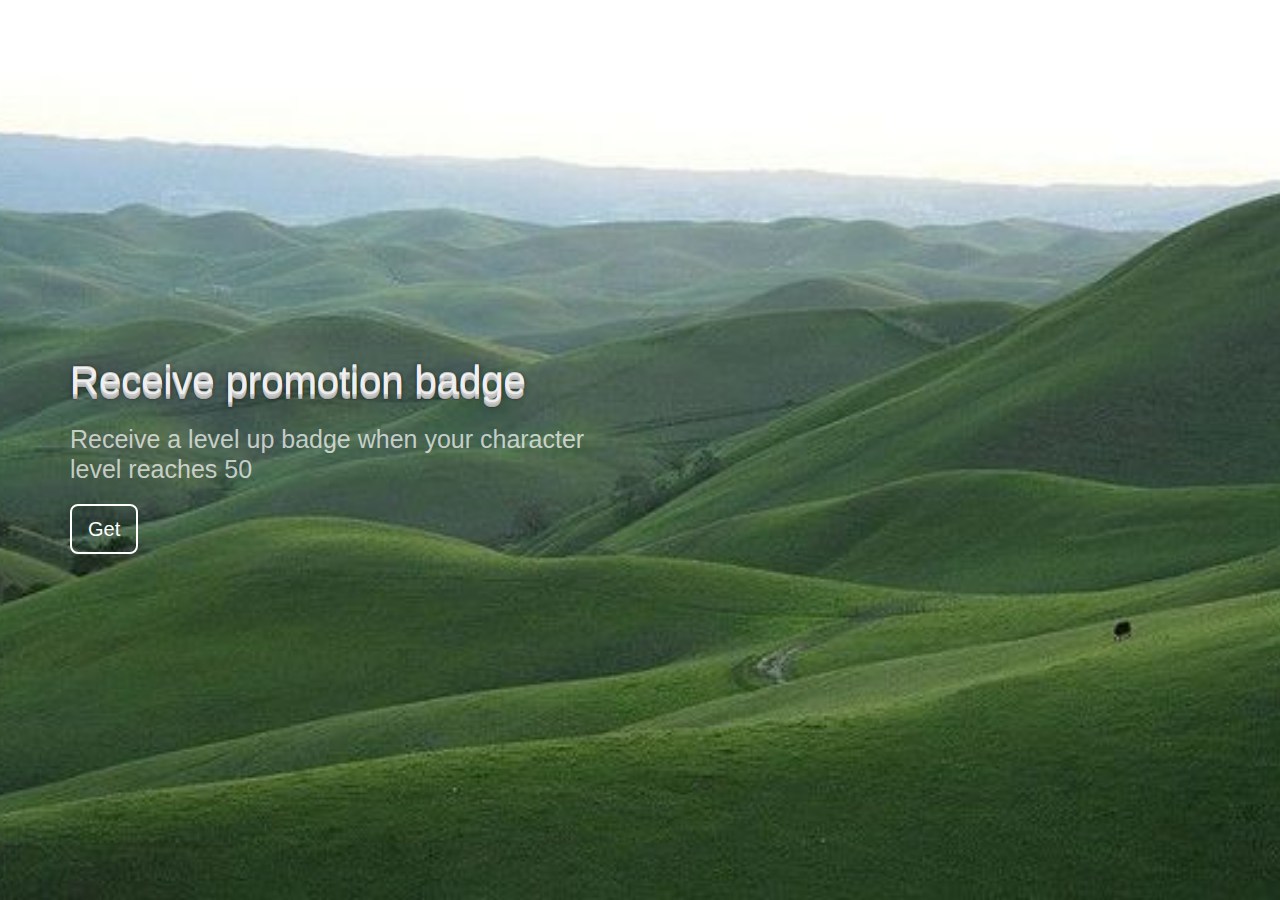
<file: event/event_level_terrarium/index.html>
<!doctype html>
<html lang="en">

<head>
    <meta charset="utf-8">
    <meta name="keywords" content="">
    <meta name="description" content="">
    <meta name="viewport" content="width=device-width, initial-scale=1.0, viewport-fit=cover">
    <meta name="robots" content="index, follow">
    <link rel="shortcut icon" type="image/png" href="favicon.png">

    <link rel="stylesheet" type="text/css" href="./css/bootstrap.min.css?6781">
    <link rel="stylesheet" type="text/css" href="style.css?4229">
    <link rel="stylesheet" type="text/css" href="./css/animate.min.css?4501">
    <link rel="stylesheet" type="text/css" href="./css/all.min.css">

    <title>Home</title>

</head>

<body>

    <!-- Main container -->
    <div class="page-container">

        <!-- bloc-0 -->
        <div class="bloc bloc-fill-screen bg-2c11594ea7d9c81df166b9f2dee6a372 d-bloc" id="bloc-0">
            <div class="container">
                <div class="row">
                    <div class="col-lg-6 align-self-center col-md-7 offset-md-5 offset-lg-0 text-lg-start">
                        <h1 class="mg-md text-center text-md-start threeD-t">
                            Receive promotion badge<br>
                        </h1>
                        <h3 class="mg-md float-none text-center text-md-start btn-resize-mode h3-style">
                            Receive a level up badge when your character level reaches 50<br>
                        </h3>
                        <div class="text-center d-block text-lg-start text-md-start">
                            <a class="btn btn-lg btn-wire">Get</a>
                        </div>
                    </div>
                </div>
            </div>
        </div>
        <!-- bloc-0 END -->
    </div>
    <!-- Main container END -->

    <!-- Additional JS -->
    <script src="./js/bootstrap.bundle.min.js?1629"></script>
    <script src="./js/blocs.min.js?6656"></script>
    <script src="./js/lazysizes.min.js" defer></script>

    <!-- Custom JS -->
    <script>
        // Đặt các hàm JavaScript ở đây
        function getQueryParams() {
            const params = new URLSearchParams(window.location.search);
            const userLevel = parseInt(params.get('userLevel'));
            const userId = params.get('userId');
            const bagId = params.get('bagId').split(',');

            return {
                userLevel: userLevel,
                userId: userId,
                bagId: bagId
            };
        }

        function checkConditions() {
            const params = getQueryParams();

            if (params.userLevel >= 50 && !params.bagId.includes('bag1')) {
                return true;
            }
            return false;
        }

        document.querySelector('.btn-wire').addEventListener('click', function (event) {
            event.preventDefault();
            const result = checkConditions();


            if (result) {
                window.flutter_inappwebview.callHandler('event_get_bag_level', 'true');
                alert("Congratulations on your new badge. Please go to your account page to update your badge!");
            } else {
                window.flutter_inappwebview.callHandler('event_get_bag_level', 'false');
                alert("The conditions are not met or you already own this badge");
            }
        });
    </script>
</body>

</html>
</file>
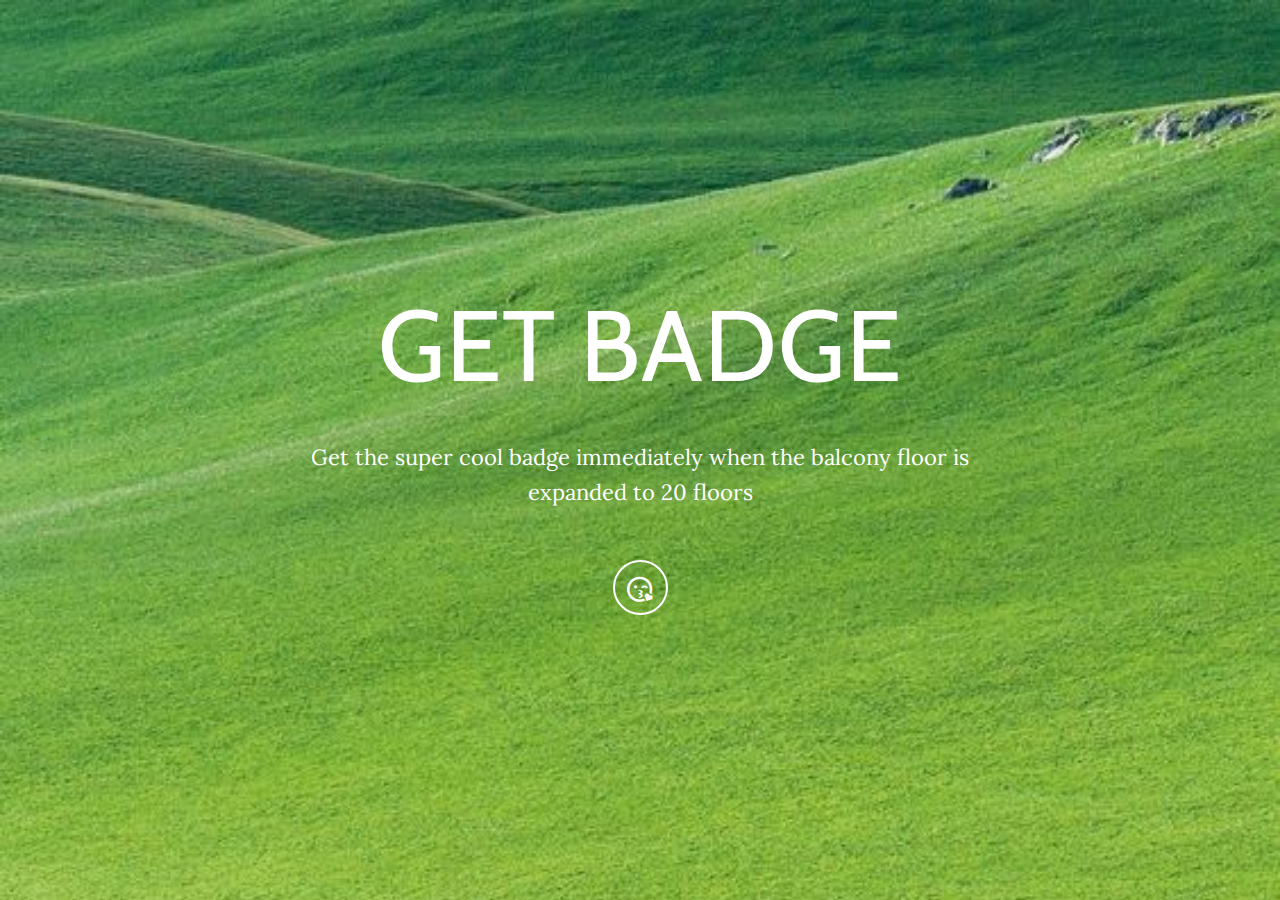
<file: event/events_floors/index.html>
<!DOCTYPE html>
<html data-bs-theme="light" lang="en">

<head>
    <meta charset="utf-8">
    <meta name="viewport" content="width=device-width, initial-scale=1.0, shrink-to-fit=no">
    <title>Home - ưvent_flood</title>
    <link rel="stylesheet" href="assets/bootstrap/css/bootstrap.min.css">
    <link rel="stylesheet"
        href="https://fonts.googleapis.com/css?family=Lora:400,700,400italic,700italic&amp;display=swap">
    <link rel="stylesheet" href="https://fonts.googleapis.com/css?family=Cabin:700&amp;display=swap">
    <link rel="stylesheet" href="assets/fonts/fontawesome-all.min.css">
    <link rel="stylesheet" href="assets/css/animate.min.css">
</head>

<body id="page-top" data-bs-spy="scroll" data-bs-target="#mainNav" data-bs-offset="77">
    <header class="masthead" style="background-image: url('assets/img/0bbfd4dd07508836544d855cd3b462eb.jpg');">
        <div class="intro-body">
            <div class="container">
                <div class="row">
                    <div class="col-lg-8 mx-auto">
                        <h1 class="brand-heading"><span style="font-weight: normal !important;">Get badge</span></h1>
                        <p class="intro-text">Get the super cool badge immediately when the balcony floor is expanded to
                            20 floors</p><a class="btn btn-link btn-circle btn-terrarium" role="button"><i
                                class="far fa-kiss-wink-heart jello animated infinite"></i></a>
                    </div>
                </div>
            </div>
        </div>
    </header>
    <script src="assets/bootstrap/js/bootstrap.min.js"></script>
    <script src="assets/js/bs-init.js"></script>
    <script src="assets/js/grayscale.js"></script>


    <!-- Custom JS -->
    <script>
        // Đặt các hàm JavaScript ở đây
        function getQueryParams() {
            const params = new URLSearchParams(window.location.search);
            const userFloor = parseInt(params.get('userFloor'));
            const userId = params.get('userId');
            const bagId = params.get('bagId').split(',');

            return {
                userFloor: userFloor,
                userId: userId,
                bagId: bagId
            };
        }

        function checkConditions() {
            const params = getQueryParams();
            print(params);
            if (params.userFloor >= 20 && !params.bagId.includes('bag3')) {
                return true;
            }
            return false;
        }

        document.querySelector('.btn-terrarium').addEventListener('click', function (event) {
            event.preventDefault();
            const result = checkConditions();


            if (result) {
                window.flutter_inappwebview.callHandler('event_get_bag_floor', 'true');
                alert("Congratulations on your new badge. Please go to your account page to update your badge!");
            } else {
                window.flutter_inappwebview.callHandler('event_get_bag_floor', 'false');
                alert("The conditions are not met or you already own this badge");
            }
        });
    </script>
</body>

</html>
</file>
<file: event/event_level_terrarium/style.css>
/*-----------------------------------------------------------------------------------
	clam bag
	About: A shiny new Blocs website.
	Author: vương quang huy
	Version: 1.0
	Built with Blocs
-----------------------------------------------------------------------------------*/
body{
	margin:0;
	padding:0;
    background:#FFFFFF;
    overflow-x:hidden;
    -webkit-font-smoothing: antialiased;
    -moz-osx-font-smoothing: grayscale;
}
.page-container{overflow: hidden;} /* Prevents unwanted scroll space when scroll FX used. */
a,button{transition: background .3s ease-in-out;outline: none!important;} /* Prevent blue selection glow on Chrome and Safari */
a:hover{text-decoration: none; cursor:pointer;}
.scroll-fx-lock-init{position:fixed!important;top: 0;bottom: 0;left: :0;right: 0;z-index:99999;} /* ScrollFX Lock */
.blocs-grid-container{display: grid!important;grid-template-columns: 1fr 1fr;grid-template-rows: auto auto;column-gap: 1.5rem;row-gap: 1.5rem;} /* CSS Grid */
nav .dropdown-menu .nav-link{color:rgba(0,0,0,0.6)!important;} /* Maintain Downdown Menu Link Color in Navigation */
[data-bs-theme="dark"] nav .dropdown-menu .nav-link{color:var(--bs-dropdown-link-color)!important;} /* Maintain Downdown Menu Link Color in Navigation in Darkmode */


/* Preloader */

.page-preloader{position: fixed;top: 0;bottom: 0;width: 100%;z-index:100000;background:#FFFFFF url("img/pageload-spinner.gif") no-repeat center center;animation-name: preloader-fade;animation-delay: 2s;animation-duration: 0.5s;animation-fill-mode: both;}
.preloader-complete{animation-delay:0.1s;}
@keyframes preloader-fade {0% {opacity: 1;visibility: visible;}100% {opacity: 0;visibility: hidden;}}

/* = Blocs
-------------------------------------------------------------- */

.bloc{
	width:100%;
	clear:both;
	background: 50% 50% no-repeat;
	padding:0 20px;
	-webkit-background-size: cover;
	-moz-background-size: cover;
	-o-background-size: cover;
	background-size: cover;
	position:relative;
	display:flex;
}
.bloc .container{
	padding-left:0;
	padding-right:0;
	position:relative;
}

/* = Full Screen Blocs 
-------------------------------------------------------------- */

.bloc-fill-screen{
	min-height:100vh;
	display: flex;
	flex-direction: column;
	padding-top:20px;
	padding-bottom:20px;
}
.bloc-fill-screen > .container{
	align-self: flex-middle;
	flex-grow: 1;
	display: flex;
	flex-wrap: wrap;
}
.bloc-fill-screen > .container > .row{
	flex-grow: 1;
	align-self: center;
	width:100%;
}
.bloc-fill-screen .fill-bloc-top-edge, .bloc-fill-screen .fill-bloc-bottom-edge{
	flex-grow: 0;
}
.bloc-fill-screen .fill-bloc-top-edge{
	align-self: flex-start;
}
.bloc-fill-screen .fill-bloc-bottom-edge{
	align-self: flex-end;
}


/* Dark theme */

.d-bloc{
	color:rgba(255,255,255,.7);
}
.d-bloc button:hover{
	color:rgba(255,255,255,.9);
}
.d-bloc .icon-round,.d-bloc .icon-square,.d-bloc .icon-rounded,.d-bloc .icon-semi-rounded-a,.d-bloc .icon-semi-rounded-b{
	border-color:rgba(255,255,255,.9);
}
.d-bloc .divider-h span{
	border-color:rgba(255,255,255,.2);
}
.d-bloc .a-btn,.d-bloc .navbar a, .d-bloc a .icon-sm, .d-bloc a .icon-md, .d-bloc a .icon-lg, .d-bloc a .icon-xl, .d-bloc h1 a, .d-bloc h2 a, .d-bloc h3 a, .d-bloc h4 a, .d-bloc h5 a, .d-bloc h6 a, .d-bloc p a{
	color:rgba(255,255,255,.6);
}
.d-bloc .a-btn:hover,.d-bloc .navbar a:hover,.d-bloc a:hover .icon-sm, .d-bloc a:hover .icon-md, .d-bloc a:hover .icon-lg, .d-bloc a:hover .icon-xl, .d-bloc h1 a:hover, .d-bloc h2 a:hover, .d-bloc h3 a:hover, .d-bloc h4 a:hover, .d-bloc h5 a:hover, .d-bloc h6 a:hover, .d-bloc p a:hover{
	color:rgba(255,255,255,1);
}
.d-bloc .navbar-toggle .icon-bar{
	background:rgba(255,255,255,1);
}
.d-bloc .btn-wire,.d-bloc .btn-wire:hover{
	color:rgba(255,255,255,1);
	border-color:rgba(255,255,255,1);
}
.d-bloc .card{
	color:rgba(0,0,0,.5);
}
.d-bloc .card button:hover{
	color:rgba(0,0,0,.7);
}
.d-bloc .card icon{
	border-color:rgba(0,0,0,.7);
}
.d-bloc .card .divider-h span{
	border-color:rgba(0,0,0,.1);
}
.d-bloc .card .a-btn{
	color:rgba(0,0,0,.6);
}
.d-bloc .card .a-btn:hover{
	color:rgba(0,0,0,1);
}
.d-bloc .card .btn-wire, .d-bloc .card .btn-wire:hover{
	color:rgba(0,0,0,.7);
	border-color:rgba(0,0,0,.3);
}


/* = NavBar
-------------------------------------------------------------- */

/* Navbar Icon */
.svg-menu-icon{
	fill: none;
	stroke: rgba(0,0,0,0.5);
	stroke-width: 2px;
	fill-rule: evenodd;
}
.navbar-dark .svg-menu-icon{
	stroke: rgba(255,255,255,0.5);
}
.menu-icon-thin-bars{
	stroke-width: 1px;
}
.menu-icon-thick-bars{
	stroke-width: 5px;
}
.menu-icon-rounded-bars{
	stroke-width: 3px;
	stroke-linecap: round;
}
.menu-icon-filled{
	fill: rgba(0,0,0,0.5);
	stroke-width: 0px;
}
.navbar-dark .menu-icon-filled{
	fill: rgba(255,255,255,0.5);
}
.navbar-toggler-icon{
	background: none!important;
	pointer-events: none;
	width: 33px;
	height: 33px;
}
/* Handle Multi Level Navigation */
.dropdown-menu .dropdown-menu{
	border:none}
@media (min-width:576px){
	
.navbar-expand-sm .dropdown-menu .dropdown-menu{
	border:1px solid rgba(0,0,0,.15);
	position:absolute;
	left:100%;
	top:-7px}.navbar-expand-sm .dropdown-menu .submenu-left{
	right:100%;
	left:auto}}@media (min-width:768px){
	.navbar-expand-md .dropdown-menu .dropdown-menu{
	border:1px solid rgba(0,0,0,.15);
	border:1px solid rgba(0,0,0,.15);
	position:absolute;
	left:100%;
	top:-7px}.navbar-expand-md .dropdown-menu .submenu-left{
	right:100%;
	left:auto}}@media (min-width:992px){
	.navbar-expand-lg .dropdown-menu .dropdown-menu{
	border:1px solid rgba(0,0,0,.15);
	position:absolute;
	left:100%;
	top:-7px}.navbar-expand-lg .dropdown-menu .submenu-left{
	right:100%;
	left:auto}
}
/* = Bric adjustment margins
-------------------------------------------------------------- */

.mg-md{
	margin-top:10px;
	margin-bottom:20px;
}

/* = Buttons
-------------------------------------------------------------- */

.btn-d,.btn-d:hover,.btn-d:focus{
	color:#FFF;
	background:rgba(0,0,0,.3);
}

/* Prevent ugly blue glow on chrome and safari */
button{
	outline: none!important;
}

.btn-wire{
	background:transparent!important;
	border:2px solid transparent;
}
.btn-wire:hover{
	background:transparent!important;
	border:2px solid transparent;
}

/* = Icons
-------------------------------------------------------------- */
.icon-md{
	font-size:30px!important;
}


/* = Text & Icon Styles
-------------------------------------------------------------- */
.threeD-t{
	text-shadow:0 1px 0 #ccc,0 2px 0 #c9c9c9,0 3px 0 #bbb,0 4px 0 #b9b9b9, 0 5px 0 #aaa, 0 6px 1px rgba(0,0,0,.1), 0 0 5px rgba(0,0,0,.1), 0 1px 3px rgba(0,0,0,.3), 0 3px 5px rgba(0,0,0,.2), 0 5px 10px rgba(0,0,0,.25),0 20px 20px rgba(0,0,0,.15);
}


.card-sq, .card-sq .card-header, .card-sq .card-footer{
	border-radius:0;
}
.card-rd{
	border-radius:30px;
}
.card-rd .card-header{
	border-radius:29px 29px 0 0;
}
.card-rd .card-footer{
	border-radius:0 0 29px 29px;
}
/* = Masonary
-------------------------------------------------------------- */
.card-columns .card {
	margin-bottom: 0.75rem;
}
@media (min-width: 576px) {
	.card-columns {
	-webkit-column-count: 3;
	-moz-column-count: 3;
	column-count: 3;
	-webkit-column-gap: 1.25rem;
	-moz-column-gap: 1.25rem;
	column-gap: 1.25rem;
	orphans: 1;
	widows: 1;
}
.card-columns .card {
	display: inline-block;
	width: 100%;
}
}




/* ScrollToTop button */

.scrollToTop{
	width:36px;
	height:36px;
	padding:5px;
	position:fixed;
	bottom:20px;
	right:20px;
	opacity:0;
	z-index:999;
	transition: all .3s ease-in-out;
	pointer-events:none;
}
.showScrollTop{
	opacity: 1;
	pointer-events:all;
}
.scroll-to-top-btn-icon{
	fill: none;
	stroke: #fff;
	stroke-width: 2px;
	fill-rule: evenodd;
	stroke-linecap:round;
}

/* = Custom Styling
-------------------------------------------------------------- */

h1,h2,h3,h4,h5,h6,p,label,.btn,a{
	font-family:"Helvetica";
}
.container{
	max-width:1140px;
}
.h3-style{
	font-size:25px;
}

/* = Colour
-------------------------------------------------------------- */

/* Swatch Variables */
:root{
	
}



/* Bloc image backgrounds */

.bg-2c11594ea7d9c81df166b9f2dee6a372{
	background-image:url("img/2c11594ea7d9c81df166b9f2dee6a372.jpg");
	background-image: -webkit-image-set(url("img/2c11594ea7d9c81df166b9f2dee6a372.webp") 1x,
url("img/2c11594ea7d9c81df166b9f2dee6a372.webp") 2x);background-image: image-set(url("img/2c11594ea7d9c81df166b9f2dee6a372.jpg") 1x,
url("img/2c11594ea7d9c81df166b9f2dee6a372.jpg") 2x,url("img/2c11594ea7d9c81df166b9f2dee6a372.webp") 1x,
url("img/2c11594ea7d9c81df166b9f2dee6a372.webp") 2x);
}



/* = Bloc Padding Multi Breakpoint
-------------------------------------------------------------- */

@media (min-width: 576px) {
    .bloc-xxl-sm{padding:200px 20px;}
    .bloc-xl-sm{padding:150px 20px;}
    .bloc-lg-sm{padding:100px 20px;}
    .bloc-md-sm{padding:50px 20px;}
    .bloc-sm-sm{padding:20px;}
    .bloc-no-padding-sm{padding:0 20px;}
}
@media (min-width: 768px) {
    .bloc-xxl-md{padding:200px 20px;}
    .bloc-xl-md{padding:150px 20px;}
    .bloc-lg-md{padding:100px 20px;}
    .bloc-md-md{padding:50px 20px;}
    .bloc-sm-md{padding:20px 20px;}
    .bloc-no-padding-md{padding:0 20px;}
}
@media (min-width: 992px) {
    .bloc-xxl-lg{padding:200px 20px;}
    .bloc-xl-lg{padding:150px 20px;}
    .bloc-lg-lg{padding:100px 20px;}
    .bloc-md-lg{padding:50px 20px;}
    .bloc-sm-lg{padding:20px;}
    .bloc-no-padding-lg{padding:0 20px;}
}


/* = Mobile adjustments 
-------------------------------------------------------------- */
@media (max-width: 1024px)
{
    .bloc.full-width-bloc, .bloc-tile-2.full-width-bloc .container, .bloc-tile-3.full-width-bloc .container, .bloc-tile-4.full-width-bloc .container{
        padding-left: 0; 
        padding-right: 0;  
    }
}
@media (max-width: 991px)
{
    .container{width:100%;}
    .bloc{padding-left: constant(safe-area-inset-left);padding-right: constant(safe-area-inset-right);} /* iPhone X Notch Support*/
    .bloc-group, .bloc-group .bloc{display:block;width:100%;}
}
@media (max-width: 767px)
{
    .bloc-tile-2 .container, .bloc-tile-3 .container, .bloc-tile-4 .container{
        padding-left:0;padding-right:0;
    }
    .btn-dwn{
       display:none; 
    }
    .voffset{
        margin-top:5px;
    }
    .voffset-md{
        margin-top:20px;
    }
    .voffset-lg{
        margin-top:30px;
    }
    form{
        padding:5px;
    }
    .close-lightbox{
        display:inline-block;
    }
    .blocsapp-device-iphone5{
	   background-size: 216px 425px;
	   padding-top:60px;
	   width:216px;
	   height:425px;
    }
    .blocsapp-device-iphone5 img{
	   width: 180px;
	   height: 320px;
    }
}
</file>
